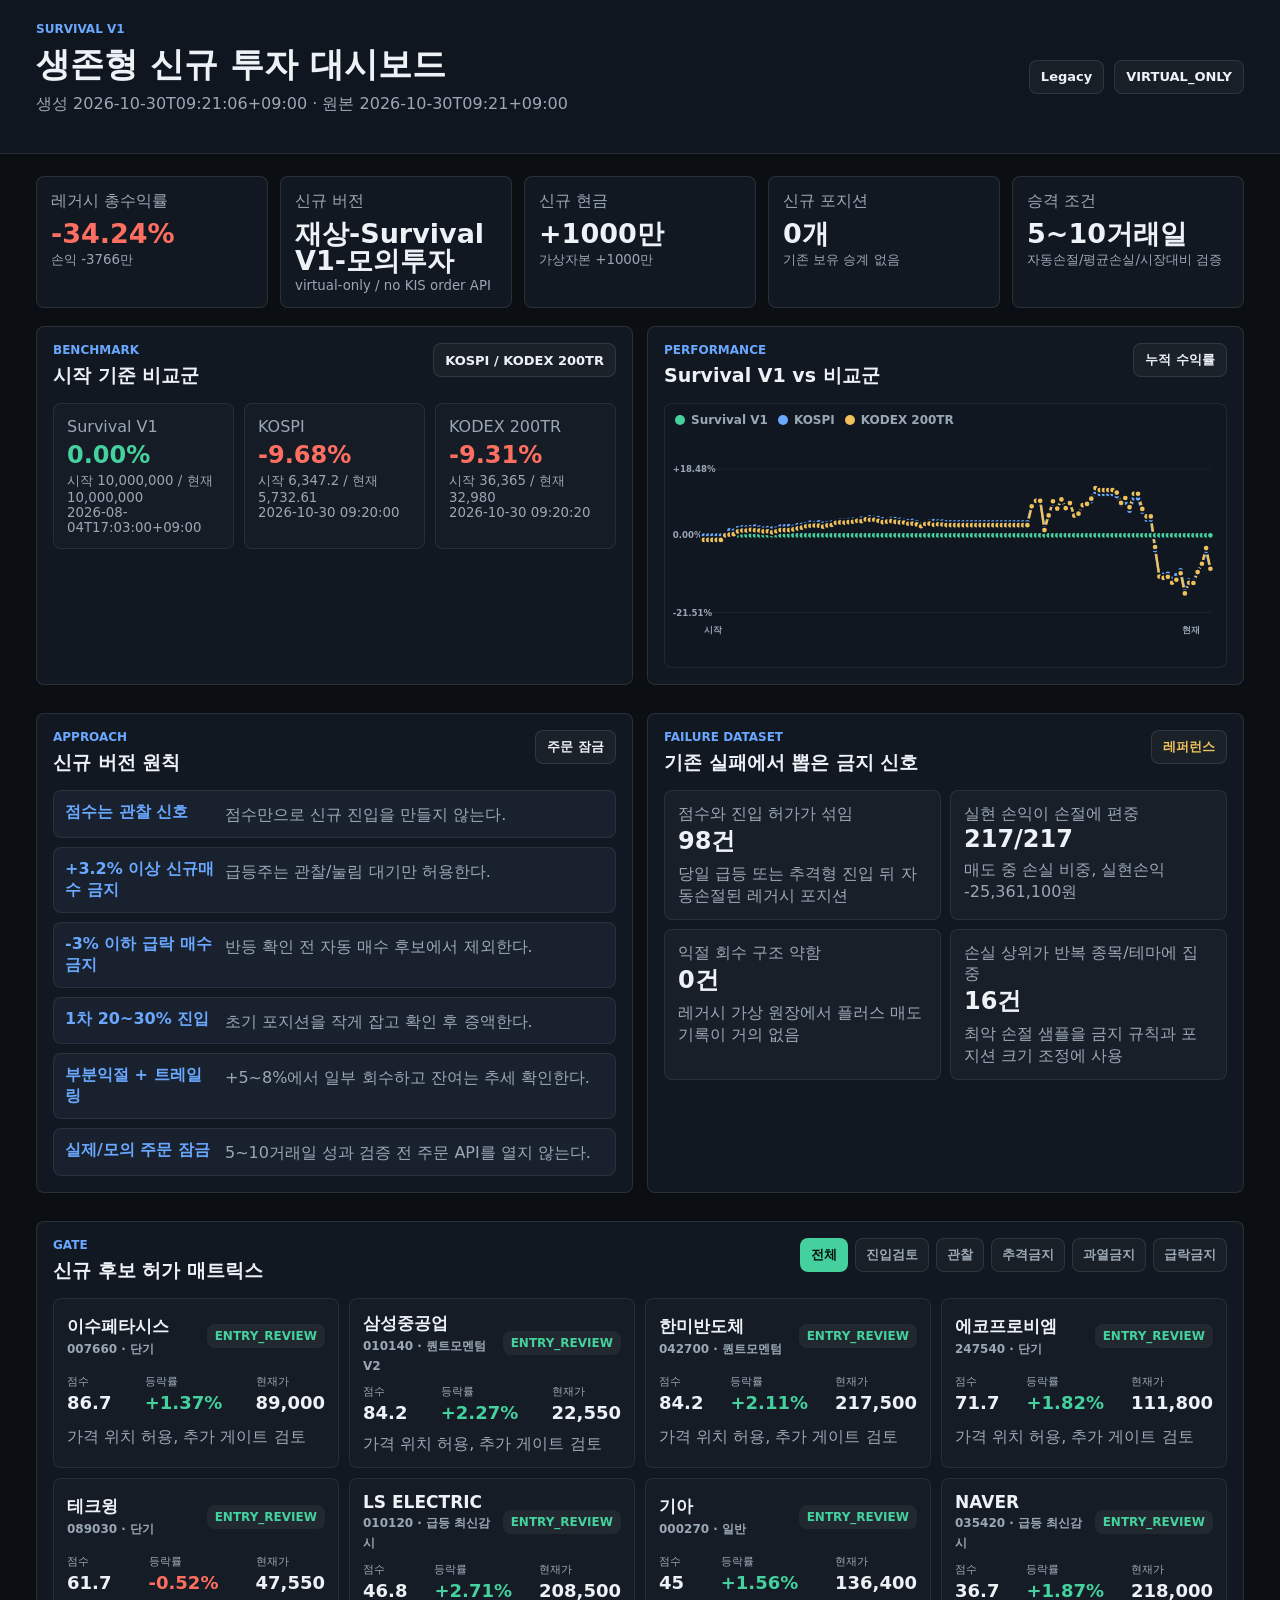
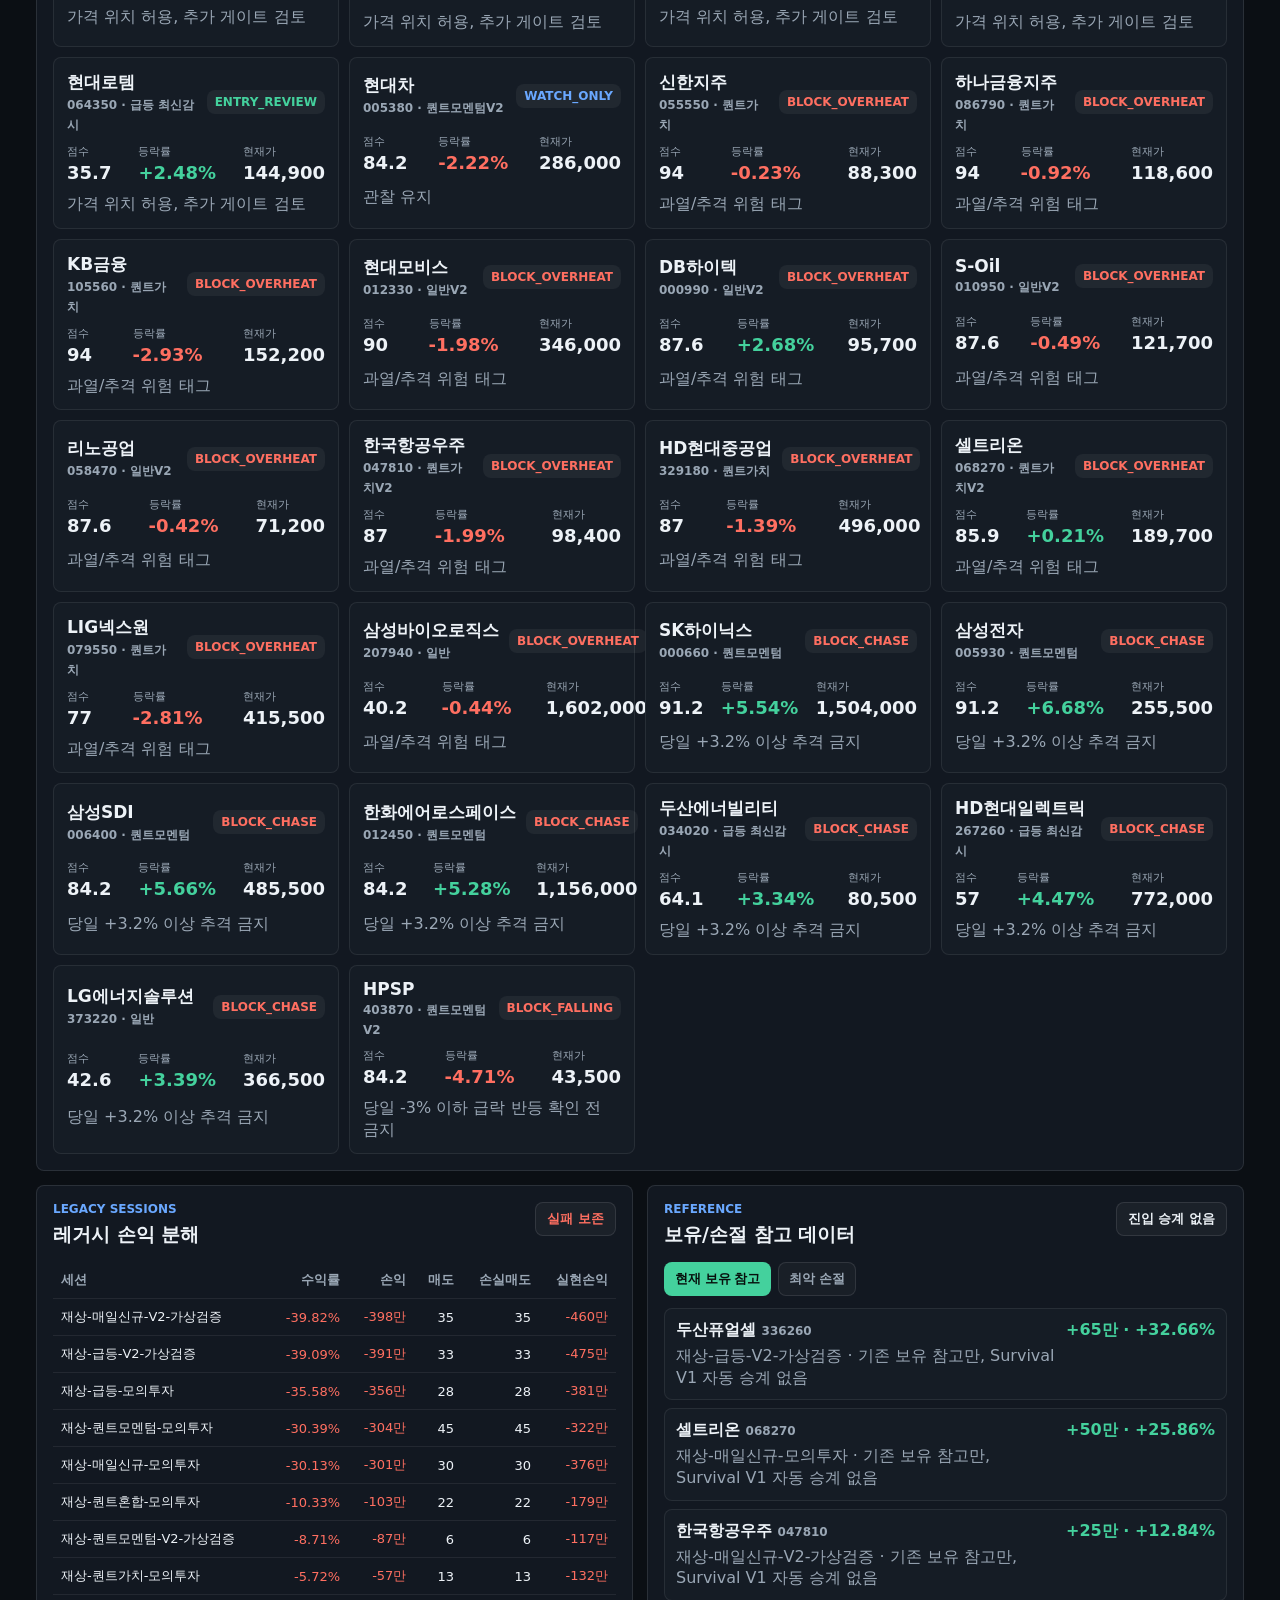
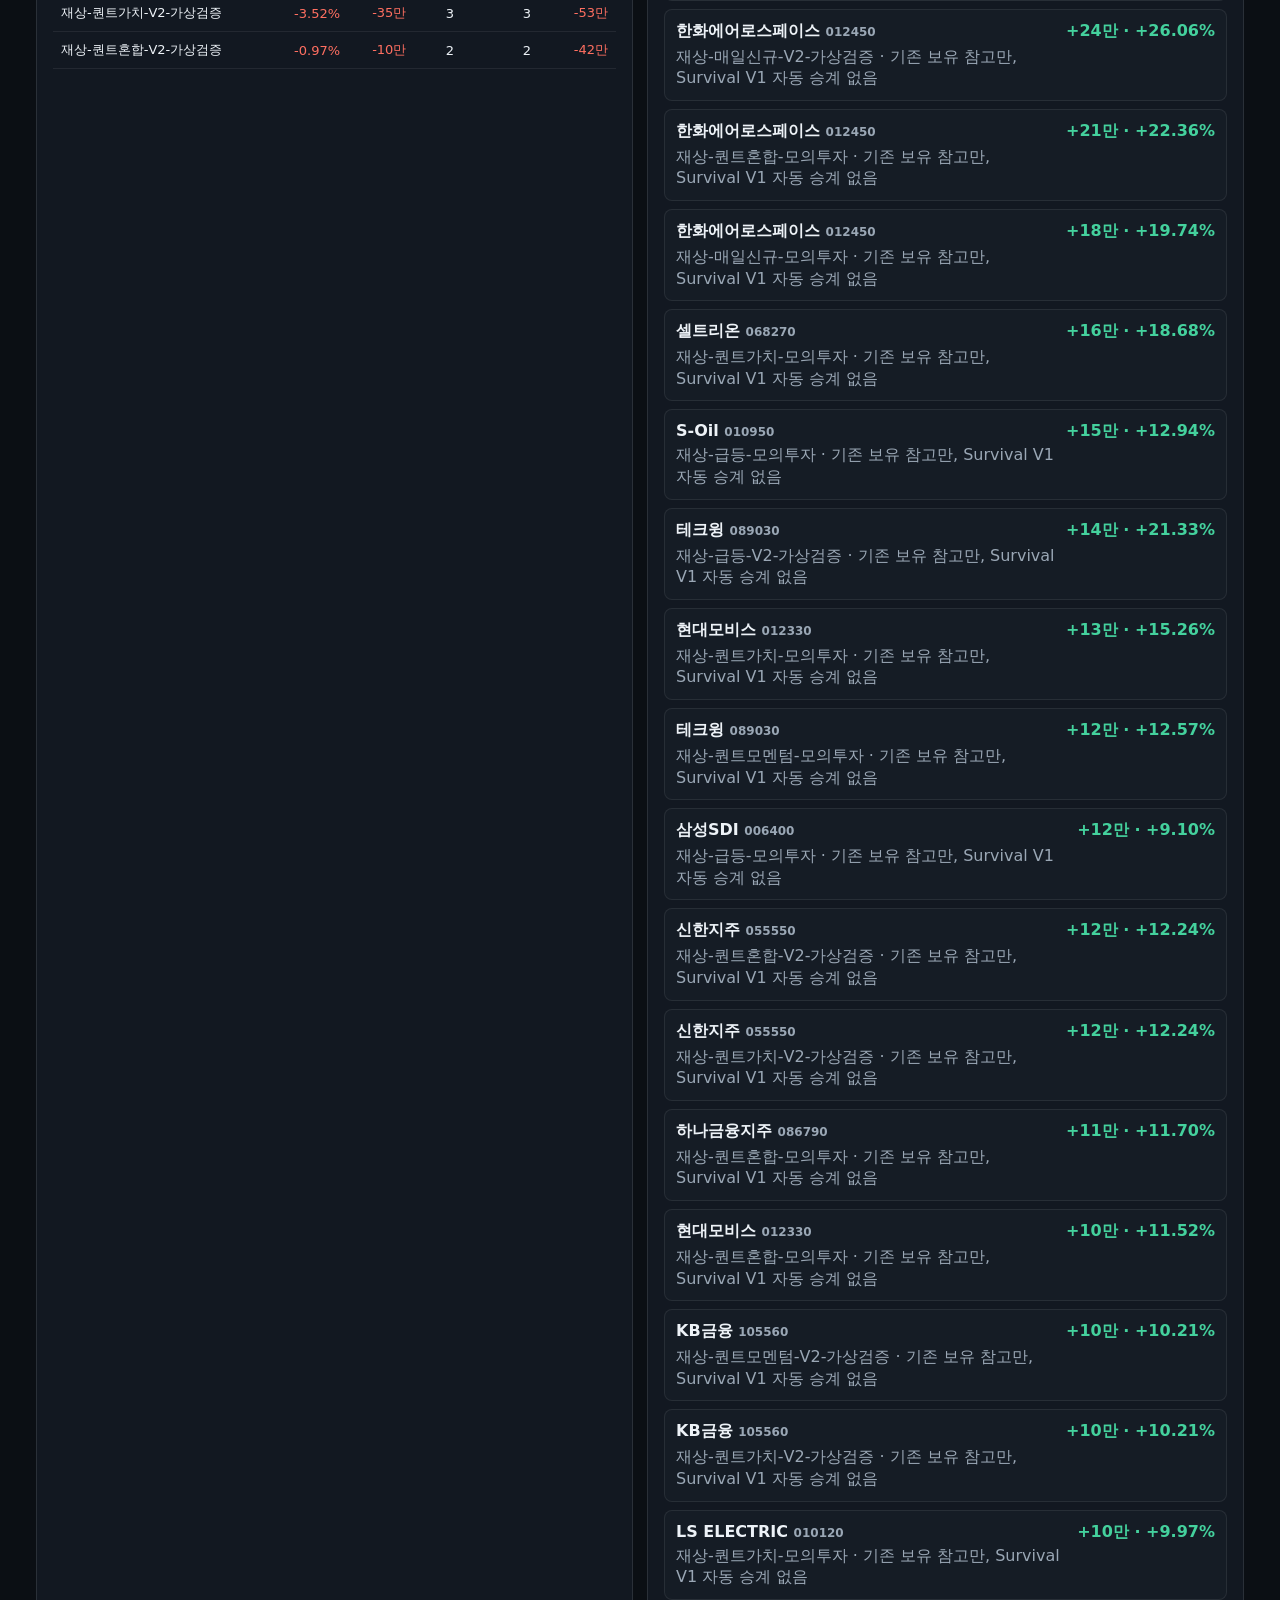
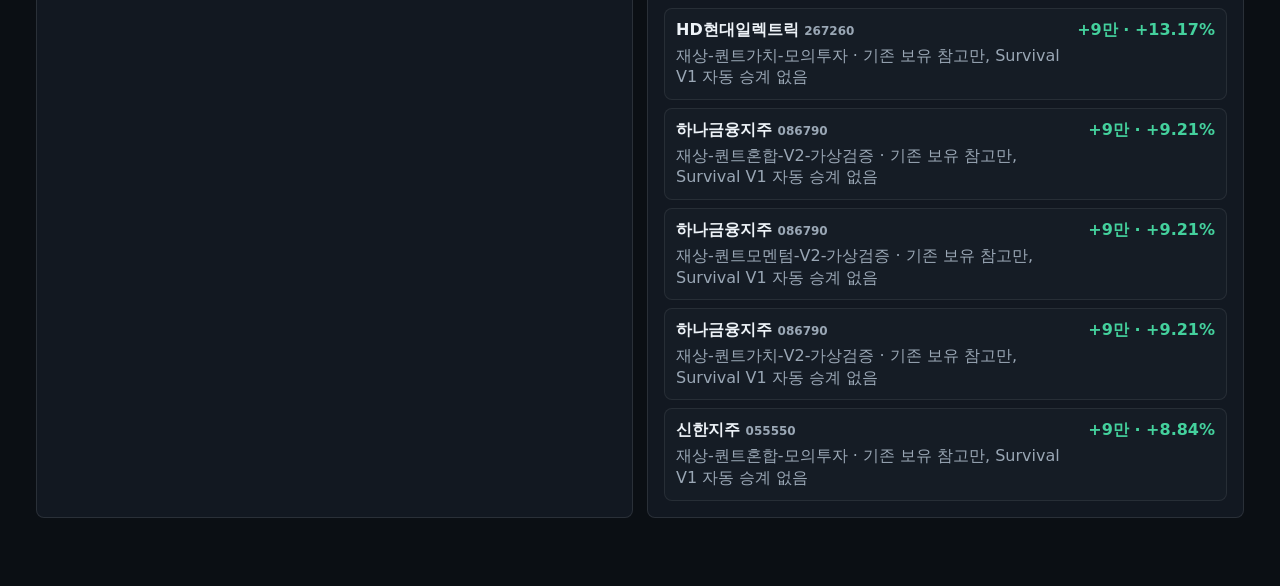
<file: survival-v1.html>
<!doctype html>
<html lang="ko">
<head>
  <meta charset="utf-8" />
  <meta name="viewport" content="width=device-width, initial-scale=1" />
  <title>Survival V1 Dashboard</title>
  <meta http-equiv="Cache-Control" content="no-cache, no-store, must-revalidate" />
  <meta http-equiv="Pragma" content="no-cache" />
  <meta http-equiv="Expires" content="0" />
  <link rel="stylesheet" href="survival-v1.css?v=20260804" />
</head>
<body>
  <header class="topbar">
    <div>
      <p class="eyebrow">Survival V1</p>
      <h1>생존형 신규 투자 대시보드</h1>
      <p id="updated" class="muted">loading...</p>
    </div>
    <nav class="top-actions" aria-label="대시보드 이동">
      <a href="index.html">Legacy</a>
      <span id="orderMode">Virtual only</span>
    </nav>
  </header>

  <main>
    <section class="summary-grid" id="summaryGrid"></section>

    <section class="grid two">
      <article class="panel chart-panel">
        <div class="panel-head">
          <div>
            <p class="eyebrow">Benchmark</p>
            <h2>시작 기준 비교군</h2>
          </div>
          <span class="pill">KOSPI / KODEX 200TR</span>
        </div>
        <div id="benchmarkCards" class="benchmark-grid"></div>
      </article>

      <article class="panel chart-panel">
        <div class="panel-head">
          <div>
            <p class="eyebrow">Performance</p>
            <h2>Survival V1 vs 비교군</h2>
          </div>
          <span class="pill">누적 수익률</span>
        </div>
        <div id="returnChart" class="line-chart" aria-label="Survival V1, KOSPI, KODEX 200TR 누적 수익률 그래프"></div>
      </article>
    </section>

    <section class="grid two">
      <article class="panel">
        <div class="panel-head">
          <div>
            <p class="eyebrow">Approach</p>
            <h2>신규 버전 원칙</h2>
          </div>
          <span class="pill">주문 잠금</span>
        </div>
        <div id="policyList" class="rule-list"></div>
      </article>

      <article class="panel">
        <div class="panel-head">
          <div>
            <p class="eyebrow">Failure Dataset</p>
            <h2>기존 실패에서 뽑은 금지 신호</h2>
          </div>
          <span class="pill warn">레퍼런스</span>
        </div>
        <div id="failurePatterns" class="pattern-grid"></div>
      </article>
    </section>

    <section class="panel">
      <div class="panel-head">
        <div>
          <p class="eyebrow">Gate</p>
          <h2>신규 후보 허가 매트릭스</h2>
        </div>
        <div class="segmented" id="filterTabs"></div>
      </div>
      <div id="watchlist" class="watch-grid"></div>
    </section>

    <section class="grid two">
      <article class="panel">
        <div class="panel-head">
          <div>
            <p class="eyebrow">Legacy Sessions</p>
            <h2>레거시 손익 분해</h2>
          </div>
          <span class="pill danger">실패 보존</span>
        </div>
        <div id="legacySessions" class="table-wrap"></div>
      </article>

      <article class="panel">
        <div class="panel-head">
          <div>
            <p class="eyebrow">Reference</p>
            <h2>보유/손절 참고 데이터</h2>
          </div>
          <span class="pill">진입 승계 없음</span>
        </div>
        <div class="mini-tabs" id="referenceTabs"></div>
        <div id="referenceBody"></div>
      </article>
    </section>
  </main>

  <script src="survival-v1.js?v=20260804"></script>
</body>
</html>
</file>
<file: survival-v1.css>
:root {
  --bg: #0b0f14;
  --panel: #121821;
  --panel2: #18212d;
  --line: rgba(255,255,255,.1);
  --text: #edf2f7;
  --muted: #9aa7b5;
  --good: #44d19d;
  --warn: #f0c15a;
  --bad: #ff6f61;
  --blue: #6aa8ff;
}
* { box-sizing: border-box; }
html, body { min-height: 100%; }
body {
  margin: 0;
  background: var(--bg);
  color: var(--text);
  font-family: ui-sans-serif, system-ui, -apple-system, BlinkMacSystemFont, "Segoe UI", sans-serif;
}
.topbar {
  display: flex;
  align-items: center;
  justify-content: space-between;
  gap: 18px;
  padding: 22px clamp(16px, 3vw, 36px);
  border-bottom: 1px solid var(--line);
  background: #10161f;
}
h1, h2, h3, p { margin-top: 0; }
h1 { margin-bottom: 6px; font-size: clamp(24px, 3vw, 34px); letter-spacing: 0; }
h2 { margin-bottom: 0; font-size: 19px; letter-spacing: 0; }
.eyebrow {
  margin-bottom: 6px;
  color: var(--blue);
  font-size: 12px;
  font-weight: 800;
  text-transform: uppercase;
}
.muted { color: var(--muted); }
.top-actions { display: flex; align-items: center; gap: 10px; }
.top-actions a, .top-actions span, .pill {
  display: inline-flex;
  align-items: center;
  min-height: 34px;
  padding: 7px 11px;
  border: 1px solid var(--line);
  border-radius: 8px;
  color: var(--text);
  background: rgba(255,255,255,.04);
  text-decoration: none;
  font-size: 13px;
  font-weight: 800;
  white-space: nowrap;
}
.pill.warn { color: var(--warn); }
.pill.danger { color: var(--bad); }
main { padding: 22px clamp(16px, 3vw, 36px) 40px; }
.summary-grid {
  display: grid;
  grid-template-columns: repeat(5, minmax(0, 1fr));
  gap: 12px;
  margin-bottom: 18px;
}
.summary-card, .panel {
  border: 1px solid var(--line);
  border-radius: 8px;
  background: var(--panel);
}
.summary-card { padding: 14px; min-height: 96px; }
.summary-card span, .summary-card small { display: block; color: var(--muted); }
.summary-card strong {
  display: block;
  margin: 8px 0 4px;
  font-size: 27px;
  line-height: 1;
}
.grid { display: grid; gap: 14px; margin-bottom: 14px; }
.grid.two { grid-template-columns: minmax(0, 1fr) minmax(0, 1fr); }
.panel { padding: 16px; margin-bottom: 14px; }
.chart-panel { min-height: 310px; }
.panel-head {
  display: flex;
  align-items: flex-start;
  justify-content: space-between;
  gap: 12px;
  margin-bottom: 14px;
}
.rule-list, .pattern-grid { display: grid; gap: 9px; }
.rule {
  display: grid;
  grid-template-columns: 150px minmax(0, 1fr);
  gap: 10px;
  padding: 11px;
  border: 1px solid rgba(255,255,255,.08);
  border-radius: 8px;
  background: var(--panel2);
}
.rule b { color: var(--blue); }
.rule p { margin: 2px 0 0; color: var(--muted); line-height: 1.35; }
.pattern-grid { grid-template-columns: repeat(2, minmax(0, 1fr)); }
.pattern {
  padding: 13px;
  border-radius: 8px;
  background: #181f29;
  border: 1px solid rgba(255,255,255,.08);
}
.pattern strong { display: block; font-size: 24px; }
.pattern p { margin: 6px 0 0; color: var(--muted); line-height: 1.35; }
.benchmark-grid {
  display: grid;
  grid-template-columns: repeat(3, minmax(0, 1fr));
  gap: 10px;
}
.benchmark-card {
  min-width: 0;
  padding: 13px;
  border-radius: 8px;
  border: 1px solid rgba(255,255,255,.08);
  background: #151c25;
}
.benchmark-card span, .benchmark-card small { display: block; color: var(--muted); }
.benchmark-card strong {
  display: block;
  margin: 7px 0 5px;
  font-size: 24px;
  line-height: 1;
}
.line-chart {
  min-height: 220px;
  border: 1px solid rgba(255,255,255,.08);
  border-radius: 8px;
  background: #101720;
  overflow: hidden;
}
.line-chart svg { display: block; width: 100%; height: 240px; }
.chart-axis { stroke: rgba(255,255,255,.16); stroke-width: 1; }
.chart-grid { stroke: rgba(255,255,255,.08); stroke-width: 1; }
.chart-label { fill: var(--muted); font-size: 11px; font-weight: 800; }
.chart-line { fill: none; stroke-width: 3; stroke-linecap: round; stroke-linejoin: round; }
.chart-line.survival { stroke: var(--good); }
.chart-line.kospi { stroke: var(--blue); }
.chart-line.kodex { stroke: var(--warn); }
.chart-dot { stroke: #101720; stroke-width: 2; }
.chart-dot.survival { fill: var(--good); }
.chart-dot.kospi { fill: var(--blue); }
.chart-dot.kodex { fill: var(--warn); }
.chart-legend {
  display: flex;
  gap: 10px;
  flex-wrap: wrap;
  padding: 9px 10px 0;
}
.chart-legend span { display: inline-flex; align-items: center; gap: 6px; color: var(--muted); font-size: 12px; font-weight: 800; }
.chart-legend i { width: 10px; height: 10px; border-radius: 50%; }
.chart-legend .survival i { background: var(--good); }
.chart-legend .kospi i { background: var(--blue); }
.chart-legend .kodex i { background: var(--warn); }
.segmented, .mini-tabs { display: flex; gap: 7px; flex-wrap: wrap; }
button.segment {
  min-height: 34px;
  border: 1px solid var(--line);
  border-radius: 8px;
  padding: 7px 10px;
  color: var(--muted);
  background: rgba(255,255,255,.03);
  font-weight: 800;
  cursor: pointer;
}
button.segment.active { color: #07100d; background: var(--good); border-color: transparent; }
.watch-grid {
  display: grid;
  grid-template-columns: repeat(auto-fit, minmax(260px, 1fr));
  gap: 10px;
}
.watch-card {
  display: grid;
  gap: 10px;
  min-width: 0;
  padding: 13px;
  border: 1px solid rgba(255,255,255,.08);
  border-radius: 8px;
  background: #151c25;
}
.watch-top, .watch-meta { display: flex; align-items: center; justify-content: space-between; gap: 10px; }
.watch-top h3 { margin: 0; font-size: 17px; overflow: hidden; text-overflow: ellipsis; white-space: nowrap; }
.code { color: var(--muted); font-size: 12px; font-weight: 800; }
.action {
  justify-self: start;
  padding: 5px 8px;
  border-radius: 8px;
  background: rgba(255,255,255,.05);
  font-size: 12px;
  font-weight: 900;
}
.action.ENTRY_REVIEW { color: var(--good); }
.action.WATCH_ONLY { color: var(--blue); }
.action.BLOCK_CHASE, .action.BLOCK_OVERHEAT, .action.BLOCK_FALLING { color: var(--bad); }
.watch-meta div { min-width: 0; }
.watch-meta span { display: block; color: var(--muted); font-size: 11px; }
.watch-meta b { display: block; margin-top: 3px; font-size: 18px; }
.watch-card p { margin: 0; color: var(--muted); line-height: 1.35; }
table { width: 100%; border-collapse: collapse; }
th, td { padding: 9px 8px; border-bottom: 1px solid rgba(255,255,255,.07); text-align: right; font-size: 13px; }
th:first-child, td:first-child { text-align: left; }
th { color: var(--muted); font-weight: 900; }
.table-wrap { overflow-x: auto; }
.up { color: var(--good); }
.down { color: var(--bad); }
.ref-list { display: grid; gap: 8px; margin-top: 12px; }
.ref-item {
  display: grid;
  grid-template-columns: minmax(0, 1fr) auto;
  gap: 10px;
  padding: 11px;
  border-radius: 8px;
  background: #151c25;
  border: 1px solid rgba(255,255,255,.08);
}
.ref-item p { margin: 4px 0 0; color: var(--muted); line-height: 1.35; }
@media (max-width: 900px) {
  .topbar { align-items: flex-start; flex-direction: column; }
  .summary-grid, .grid.two, .pattern-grid, .benchmark-grid { grid-template-columns: 1fr; }
  .rule { grid-template-columns: 1fr; }
  .summary-card strong { font-size: 24px; }
}
</file>
